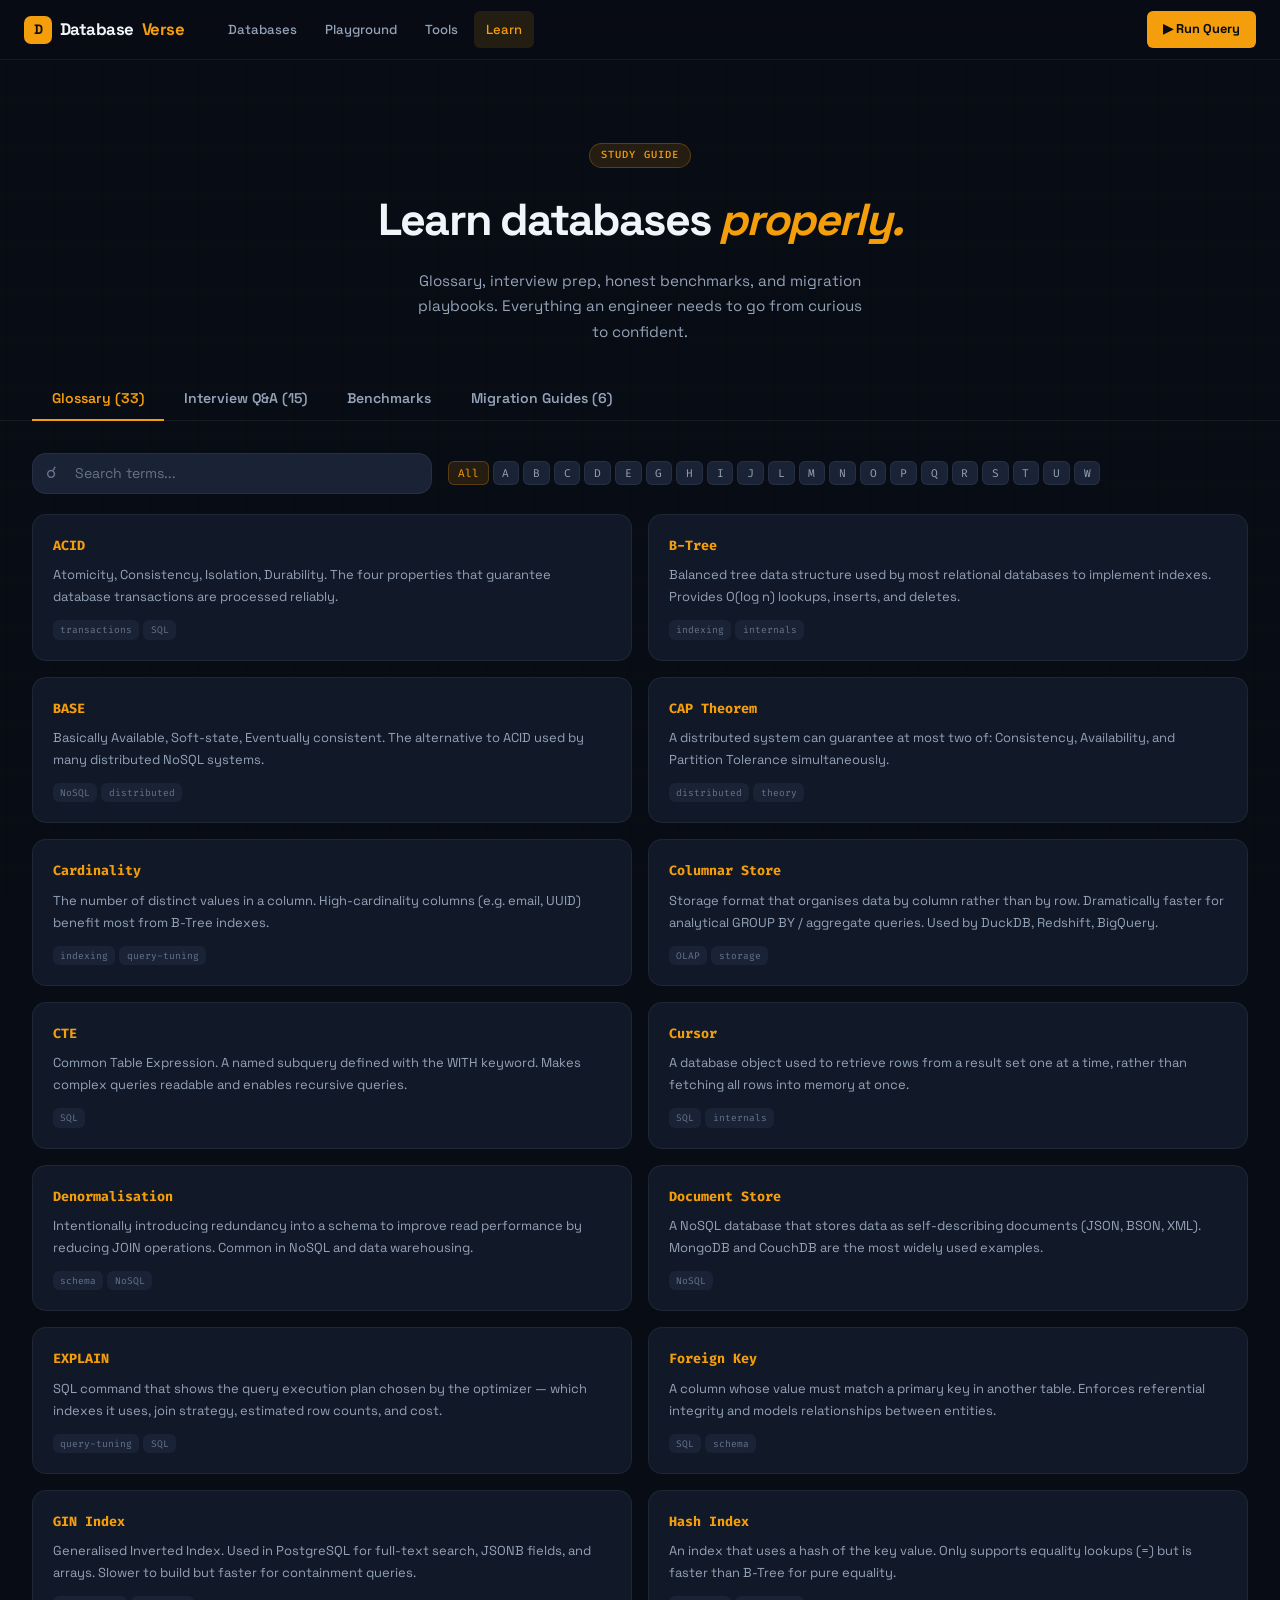
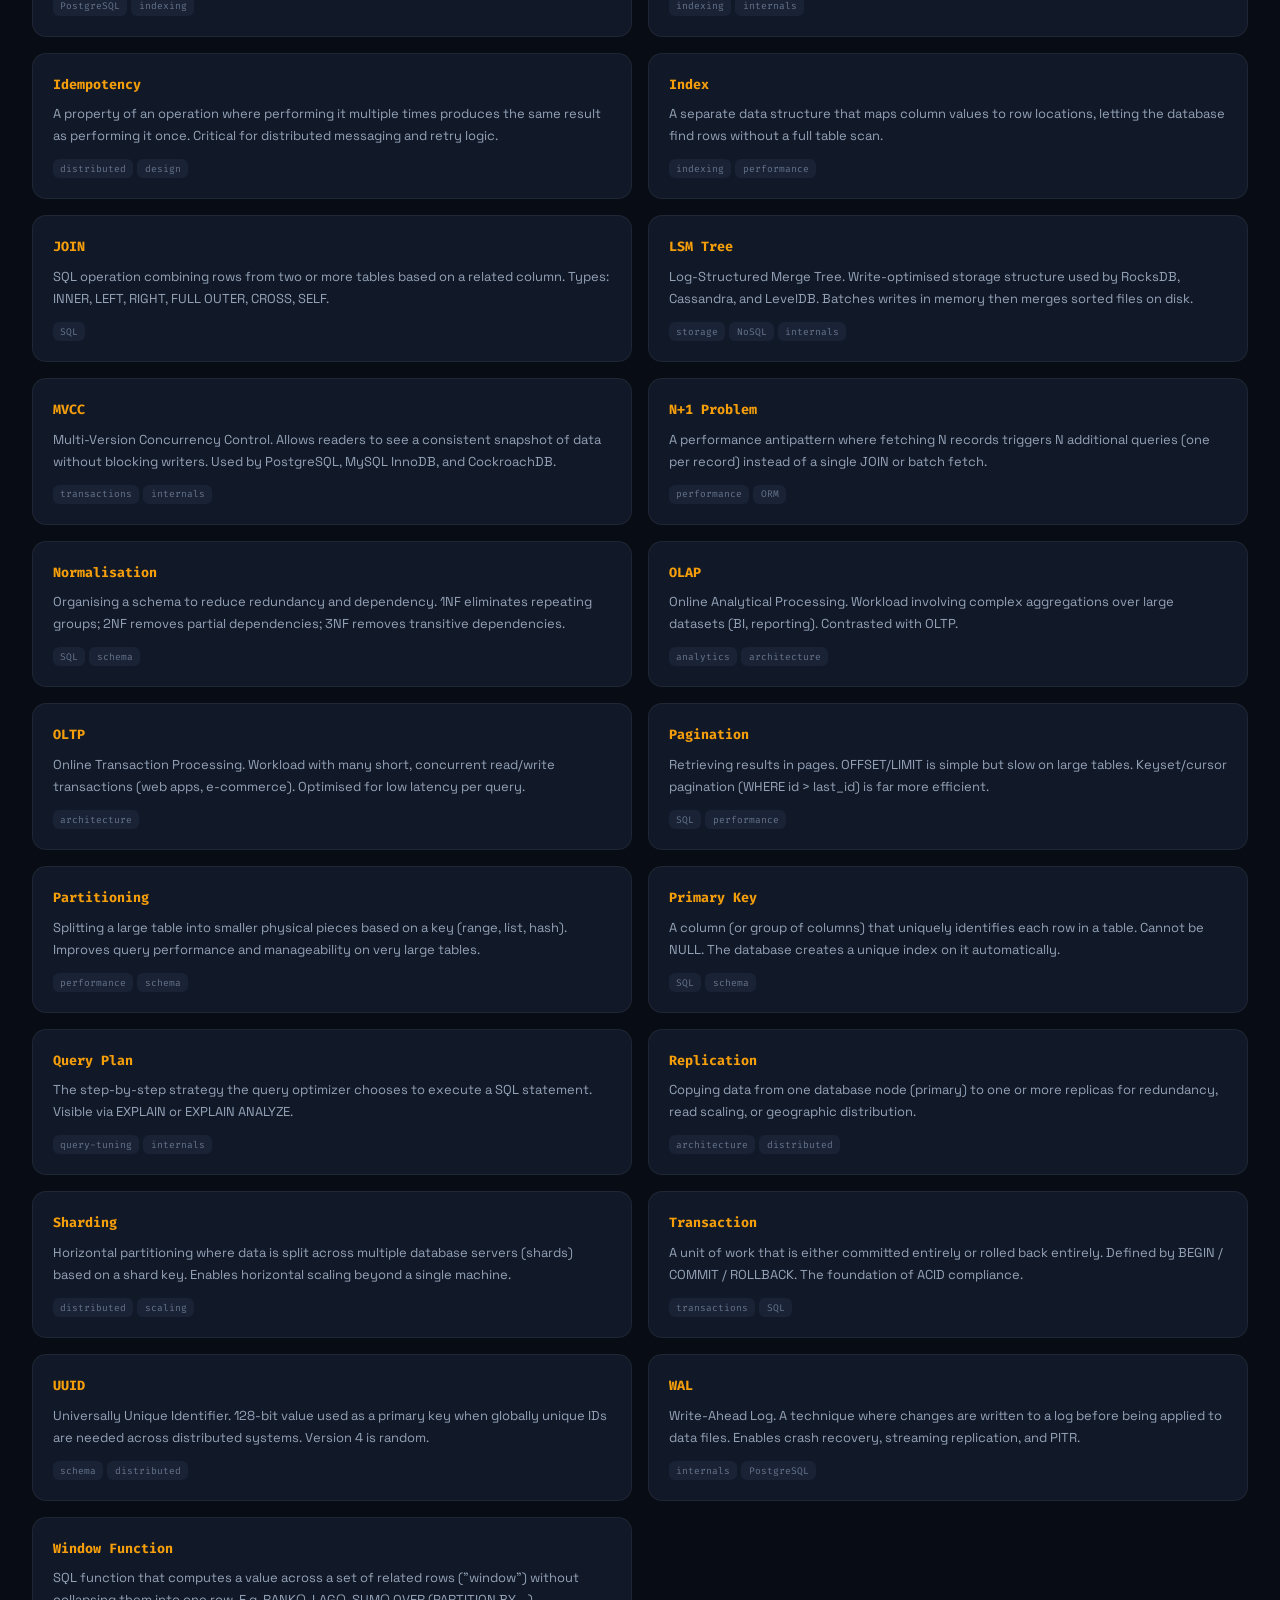
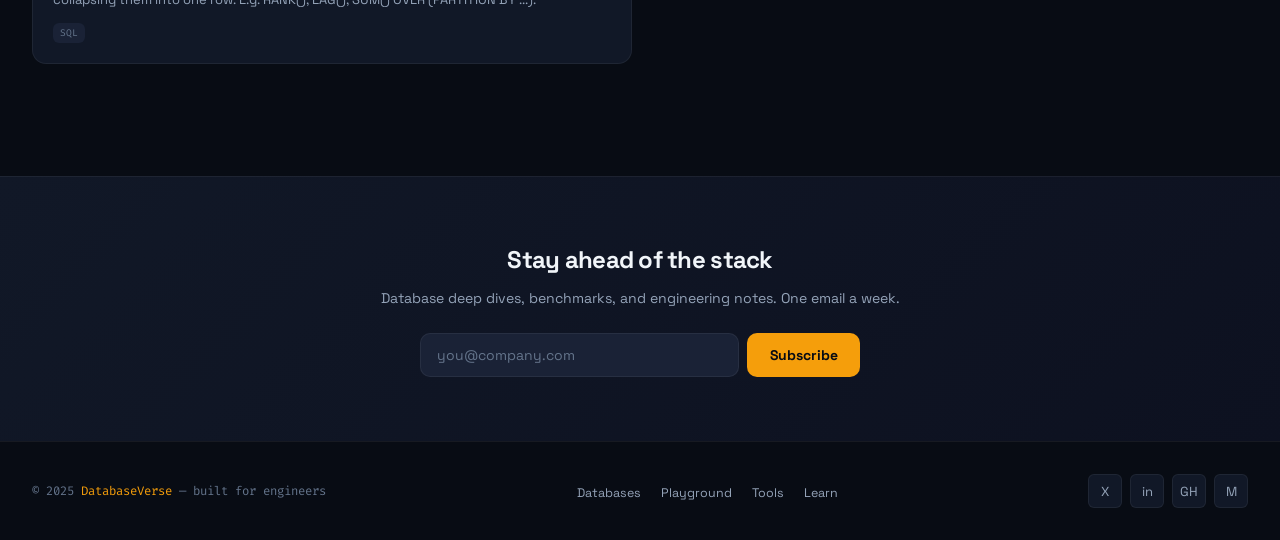
<file: learn.html>
<!DOCTYPE html>
<html lang="en">
<head>
  <meta charset="UTF-8" />
  <meta name="viewport" content="width=device-width, initial-scale=1.0" />
  <title>Learn Databases &mdash; Glossary, Interview Q&A, Benchmarks | DatabaseVerse</title>
  <meta name="description" content="33-term database glossary, 15 interview questions from easy to hard, performance benchmarks across 6 databases, and 6 step-by-step migration guides." />
  <link rel="canonical" href="https://www.databaseverse.com/learn.html" />
  <link rel="icon" href="favicon.svg" type="image/svg+xml" />
  <link rel="preconnect" href="https://fonts.googleapis.com" />
  <link rel="preconnect" href="https://fonts.gstatic.com" crossorigin />
  <link href="https://fonts.googleapis.com/css2?family=Space+Grotesk:wght@300;400;500;600;700&family=Fira+Code:wght@400;500;700&display=swap" rel="stylesheet" />
  <link rel="stylesheet" href="css/base.css" />
  <link rel="stylesheet" href="css/learn.css" />
  <script>
    /* Adobe Tags — dev on localhost, prod on databaseverse.com
       To switch: update the hostname check below or swap src values */
    (function () {
      var isProd = /^(www\.)?databaseverse\.com$/.test(location.hostname);
      var s = document.createElement('script');
      s.async = true;
      s.src = isProd
        ? 'https://assets.adobedtm.com/01296dd00565/a42dd287d8cf/launch-054eefbb1b75.min.js'
        : 'https://assets.adobedtm.com/01296dd00565/a42dd287d8cf/launch-f305d0022692-development.min.js';
      document.head.appendChild(s);
    })();
  </script>
</head>
<body>

<a href="#main-content" class="skip-link">Skip to content</a>

<nav class="site-nav" aria-label="Main navigation">
  <a class="nav-logo" href="index.html">
    <span class="logo-icon">D</span>
    <span class="logo-text-main">Database</span><span class="logo-text-dim">Verse</span>
  </a>
  <ul class="nav-links" id="navLinks" role="list">
    <li><a href="index.html">Databases</a></li>
    <li><a href="playground.html">Playground</a></li>
    <li><a href="tools.html">Tools</a></li>
    <li><a href="learn.html" class="active">Learn</a></li>
  </ul>
  <div class="nav-right">
    <a href="playground.html" class="nav-pill">&#9654; Run Query</a>
    <button class="nav-toggle" id="navToggle" aria-label="Toggle menu" aria-expanded="false">&#9776;</button>
  </div>
</nav>

<main class="page-wrap" id="main-content">

  <header class="learn-hero">
    <span class="section-label">Study Guide</span>
    <h1>Learn databases <em style="color:var(--amber)">properly.</em></h1>
    <p>Glossary, interview prep, honest benchmarks, and migration playbooks. Everything an engineer needs to go from curious to confident.</p>
  </header>

  <!-- LEARN TABS -->
  <div class="learn-tabs" role="tablist" aria-label="Learning sections">
    <button class="learn-tab active" data-section="sec-glossary" role="tab" aria-selected="true">Glossary (33)</button>
    <button class="learn-tab"        data-section="sec-iqa"      role="tab">Interview Q&amp;A (15)</button>
    <button class="learn-tab"        data-section="sec-bench"    role="tab">Benchmarks</button>
    <button class="learn-tab"        data-section="sec-migrate"  role="tab">Migration Guides (6)</button>
  </div>

  <!-- GLOSSARY -->
  <section class="learn-section active" id="sec-glossary" role="tabpanel" aria-label="Database glossary">
    <div class="glossary-topbar">
      <div class="glossary-search">
        <span class="glossary-search-icon" aria-hidden="true">&#9740;</span>
        <input type="search" id="glossarySearch" placeholder="Search terms..." aria-label="Search glossary" />
      </div>
      <div class="alpha-nav" role="group" aria-label="Filter by letter">
        <button class="alpha-btn active" data-letter="">All</button>
        <button class="alpha-btn" data-letter="A">A</button>
        <button class="alpha-btn" data-letter="B">B</button>
        <button class="alpha-btn" data-letter="C">C</button>
        <button class="alpha-btn" data-letter="D">D</button>
        <button class="alpha-btn" data-letter="E">E</button>
        <button class="alpha-btn" data-letter="G">G</button>
        <button class="alpha-btn" data-letter="H">H</button>
        <button class="alpha-btn" data-letter="I">I</button>
        <button class="alpha-btn" data-letter="J">J</button>
        <button class="alpha-btn" data-letter="L">L</button>
        <button class="alpha-btn" data-letter="M">M</button>
        <button class="alpha-btn" data-letter="N">N</button>
        <button class="alpha-btn" data-letter="O">O</button>
        <button class="alpha-btn" data-letter="P">P</button>
        <button class="alpha-btn" data-letter="Q">Q</button>
        <button class="alpha-btn" data-letter="R">R</button>
        <button class="alpha-btn" data-letter="S">S</button>
        <button class="alpha-btn" data-letter="T">T</button>
        <button class="alpha-btn" data-letter="U">U</button>
        <button class="alpha-btn" data-letter="W">W</button>
      </div>
    </div>
    <div class="glossary-grid" id="glossaryGrid" aria-live="polite"></div>
  </section>

  <!-- IQA -->
  <section class="learn-section" id="sec-iqa" role="tabpanel" aria-label="Interview questions">
    <div class="iqa-toolbar">
      <div class="iqa-filters" role="group" aria-label="Filter by difficulty">
        <button class="iqa-filter active" data-diff="">All (15)</button>
        <button class="iqa-filter" data-diff="easy">Easy (5)</button>
        <button class="iqa-filter" data-diff="medium">Medium (6)</button>
        <button class="iqa-filter" data-diff="hard">Hard (4)</button>
      </div>
      <input class="iqa-search" id="iqaSearch" type="search" placeholder="Search questions..." aria-label="Search interview questions" />
    </div>
    <div class="iqa-grid" id="iqaGrid" aria-live="polite"></div>
  </section>

  <!-- BENCHMARKS -->
  <section class="learn-section" id="sec-bench" role="tabpanel" aria-label="Performance benchmarks">
    <p style="color:var(--text-2);font-size:.82rem;margin-bottom:2rem;max-width:620px;line-height:1.7">
      These benchmarks are illustrative order-of-magnitude figures based on published vendor benchmarks and community testing. Actual performance depends heavily on hardware, configuration, query patterns, and data size. Always benchmark your own workload.
    </p>
    <div class="bench-grid" id="benchGrid"></div>
  </section>

  <!-- MIGRATIONS -->
  <section class="learn-section" id="sec-migrate" role="tabpanel" aria-label="Migration guides">
    <p style="color:var(--text-2);font-size:.82rem;margin-bottom:2rem;max-width:620px;line-height:1.7">
      Step-by-step migration playbooks. Each guide covers schema conversion, data export/import, query rewriting, and validation. Difficulty reflects typical engineering effort.
    </p>
    <div class="migration-grid" id="migrationGrid"></div>
  </section>

</main>

<section class="newsletter-strip">
  <h2>Stay ahead of the stack</h2>
  <p>Database deep dives, benchmarks, and engineering notes. One email a week.</p>
  <div class="newsletter-form">
    <input type="email" placeholder="you@company.com" aria-label="Email address" />
    <button type="button">Subscribe</button>
  </div>
</section>

<footer class="site-footer" role="contentinfo">
  <div class="footer-copy">&copy; 2025 <a href="index.html">DatabaseVerse</a> &mdash; built for engineers</div>
  <ul class="footer-nav" role="list">
    <li><a href="index.html">Databases</a></li>
    <li><a href="playground.html">Playground</a></li>
    <li><a href="tools.html">Tools</a></li>
    <li><a href="learn.html">Learn</a></li>
  </ul>
  <div class="footer-social">
    <a href="https://x.com/dhanushbangady" target="_blank" rel="noopener" aria-label="Twitter">X</a>
    <a href="https://www.linkedin.com/in/dhanush-kumar-609387221/" target="_blank" rel="noopener" aria-label="LinkedIn">in</a>
    <a href="https://github.com/DHANUSHKUMAR-19" target="_blank" rel="noopener" aria-label="GitHub">GH</a>
    <a href="https://medium.com/@dhanushkumar19" target="_blank" rel="noopener" aria-label="Medium">M</a>
  </div>
</footer>

<div id="toast" role="status" aria-live="polite">
  <span class="toast-icon">&#10003;</span>
  <span class="toast-msg"></span>
</div>

<script type="module" src="./js/datalayer.js"></script>
<script type="module">
  import { initNav, initNewsletter } from './js/nav.js';
  import { initLearn } from './js/learn.js';
  initNav();
  initNewsletter();
  initLearn();
</script>
</body>
</html>
</file>
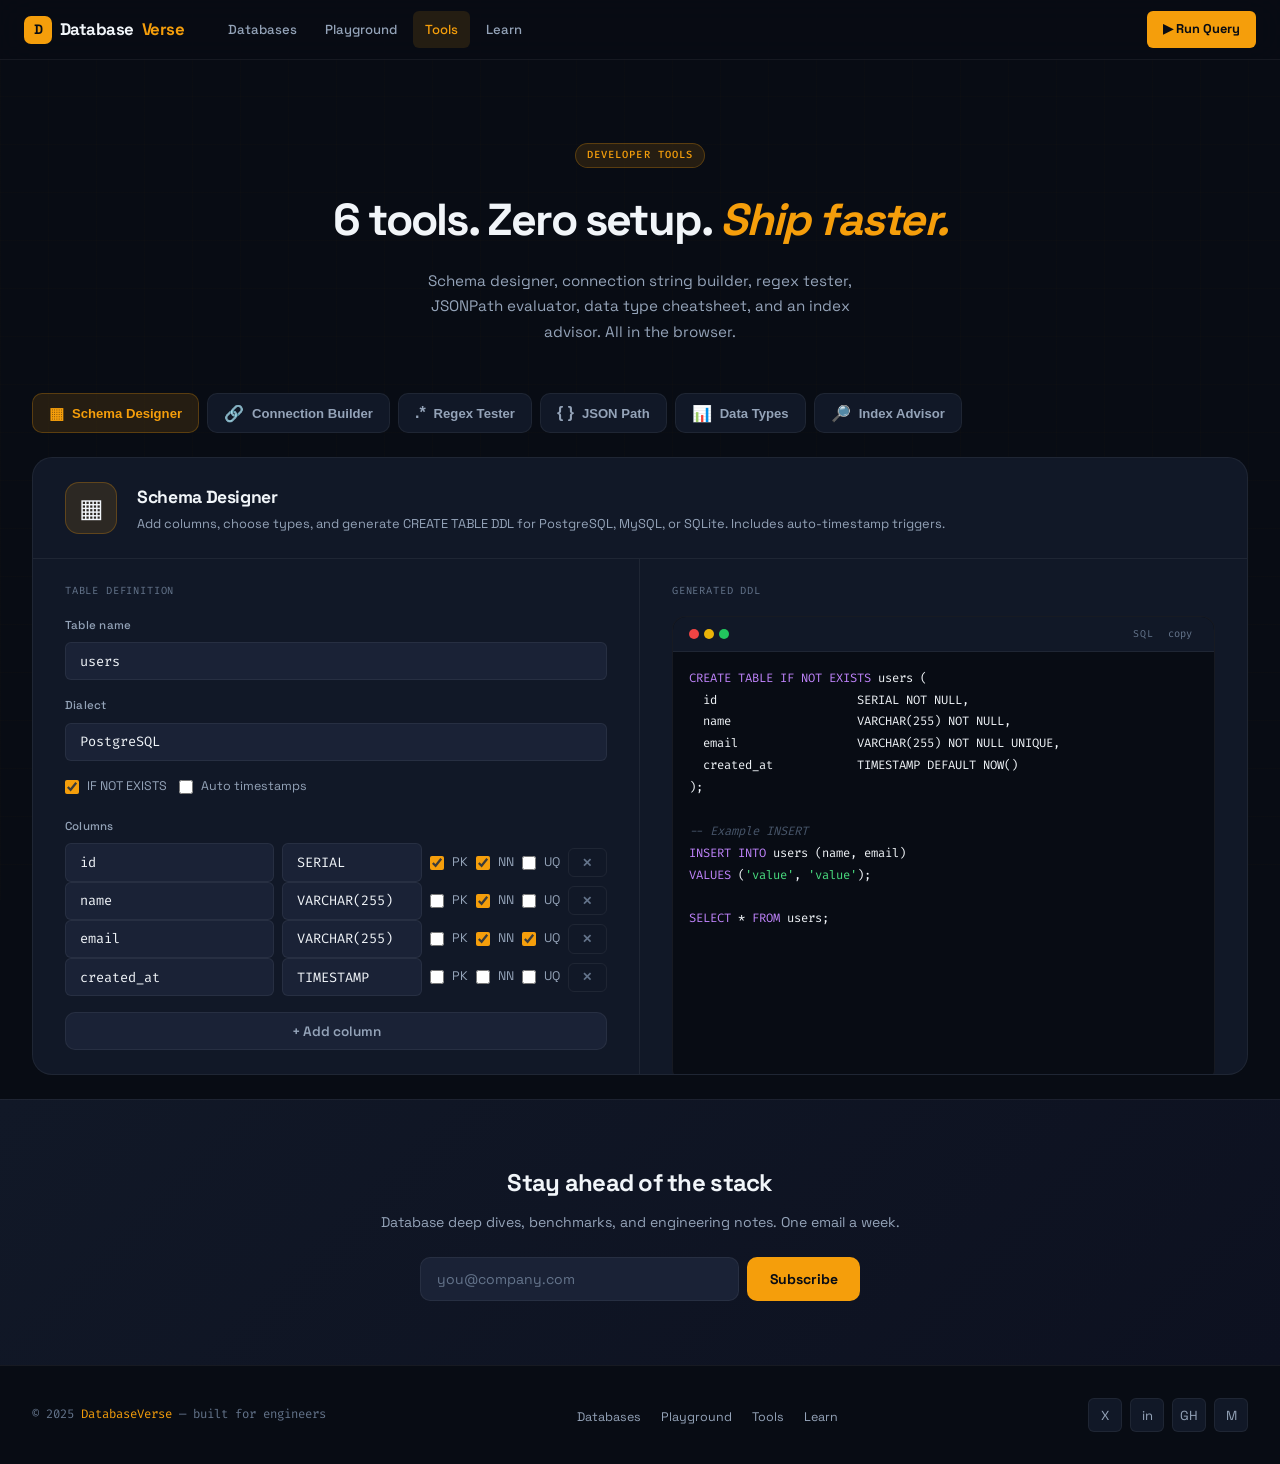
<file: tools.html>
<!DOCTYPE html>
<html lang="en">
<head>
  <meta charset="UTF-8" />
  <meta name="viewport" content="width=device-width, initial-scale=1.0" />
  <title>Developer Tools &mdash; Schema, Regex, JSONPath, Index Advisor | DatabaseVerse</title>
  <meta name="description" content="6 free database developer tools: Schema Designer with DDL generation, Connection String Builder, Regex Tester, JSON Path Evaluator, Data Type Cheatsheet, and Index Advisor." />
  <link rel="canonical" href="https://www.databaseverse.com/tools.html" />
  <link rel="icon" href="favicon.svg" type="image/svg+xml" />
  <link rel="preconnect" href="https://fonts.googleapis.com" />
  <link rel="preconnect" href="https://fonts.gstatic.com" crossorigin />
  <link href="https://fonts.googleapis.com/css2?family=Space+Grotesk:wght@300;400;500;600;700&family=Fira+Code:wght@400;500;700&display=swap" rel="stylesheet" />
  <link rel="stylesheet" href="css/base.css" />
  <link rel="stylesheet" href="css/tools.css" />
  <script>
    /* Adobe Tags — dev on localhost, prod on databaseverse.com
       To switch: update the hostname check below or swap src values */
    (function () {
      var isProd = /^(www\.)?databaseverse\.com$/.test(location.hostname);
      var s = document.createElement('script');
      s.async = true;
      s.src = isProd
        ? 'https://assets.adobedtm.com/01296dd00565/a42dd287d8cf/launch-054eefbb1b75.min.js'
        : 'https://assets.adobedtm.com/01296dd00565/a42dd287d8cf/launch-f305d0022692-development.min.js';
      document.head.appendChild(s);
    })();
  </script>
</head>
<body>

<a href="#main-content" class="skip-link">Skip to content</a>

<nav class="site-nav" aria-label="Main navigation">
  <a class="nav-logo" href="index.html">
    <span class="logo-icon">D</span>
    <span class="logo-text-main">Database</span><span class="logo-text-dim">Verse</span>
  </a>
  <ul class="nav-links" id="navLinks" role="list">
    <li><a href="index.html">Databases</a></li>
    <li><a href="playground.html">Playground</a></li>
    <li><a href="tools.html" class="active">Tools</a></li>
    <li><a href="learn.html">Learn</a></li>
  </ul>
  <div class="nav-right">
    <a href="playground.html" class="nav-pill">&#9654; Run Query</a>
    <button class="nav-toggle" id="navToggle" aria-label="Toggle menu" aria-expanded="false">&#9776;</button>
  </div>
</nav>

<main class="page-wrap" id="main-content">

  <header class="tools-hero">
    <span class="section-label">Developer Tools</span>
    <h1>6 tools. Zero setup. <em style="color:var(--amber)">Ship faster.</em></h1>
    <p>Schema designer, connection string builder, regex tester, JSONPath evaluator, data type cheatsheet, and an index advisor. All in the browser.</p>
  </header>

  <!-- TOOL NAV -->
  <div class="tool-nav" role="tablist" aria-label="Developer tools">
    <button class="tool-nav-btn active" data-tool="tool-schema"    role="tab" aria-selected="true">
      <span class="tool-nav-icon">&#9638;</span> Schema Designer
    </button>
    <button class="tool-nav-btn" data-tool="tool-connstr"  role="tab">
      <span class="tool-nav-icon">&#128279;</span> Connection Builder
    </button>
    <button class="tool-nav-btn" data-tool="tool-regex"    role="tab">
      <span class="tool-nav-icon">.*</span> Regex Tester
    </button>
    <button class="tool-nav-btn" data-tool="tool-jsonpath" role="tab">
      <span class="tool-nav-icon">{ }</span> JSON Path
    </button>
    <button class="tool-nav-btn" data-tool="tool-datatypes" role="tab">
      <span class="tool-nav-icon">&#128202;</span> Data Types
    </button>
    <button class="tool-nav-btn" data-tool="tool-indexadv" role="tab">
      <span class="tool-nav-icon">&#128270;</span> Index Advisor
    </button>
  </div>

  <!-- ── 1. SCHEMA DESIGNER ── -->
  <div class="tool-panel active" id="tool-schema" role="tabpanel">
    <div class="tool-card">
      <div class="tool-head">
        <div class="tool-head-icon">&#9638;</div>
        <div>
          <h2>Schema Designer</h2>
          <p>Add columns, choose types, and generate CREATE TABLE DDL for PostgreSQL, MySQL, or SQLite. Includes auto-timestamp triggers.</p>
        </div>
      </div>
      <div class="tool-body">
        <div class="tool-col">
          <div class="tool-col-title">Table definition</div>
          <label class="field-label">Table name</label>
          <input class="field-input" id="schTable" type="text" value="users" placeholder="table_name" style="margin-bottom:1rem" />

          <label class="field-label">Dialect</label>
          <select class="field-select" id="schDialect" style="margin-bottom:1rem">
            <option value="postgres">PostgreSQL</option>
            <option value="mysql">MySQL</option>
            <option value="sqlite">SQLite</option>
          </select>

          <div class="schema-checks" style="margin-bottom:1.25rem">
            <label class="schema-check"><input type="checkbox" id="schIne" checked onchange="window.genDDL()"> IF NOT EXISTS</label>
            <label class="schema-check"><input type="checkbox" id="schTs"  onchange=""> Auto timestamps</label>
          </div>

          <label class="field-label">Columns</label>
          <div id="schFields" style="margin-bottom:1rem"></div>

          <button class="btn btn-md btn-ghost" onclick="window.addField()" style="width:100%">+ Add column</button>
        </div>

        <div class="tool-col">
          <div class="tool-col-title">Generated DDL</div>
          <div class="code-pane" style="height:100%;min-height:320px">
            <div class="code-pane-bar">
              <div class="code-pane-dots"><span class="dot-r"></span><span class="dot-y"></span><span class="dot-g"></span></div>
              <span class="code-pane-lang">SQL</span>
              <button class="code-pane-copy" id="copyDDLBtn" onclick="window.copyDDL()">copy</button>
            </div>
            <div class="code-pane-body" id="schemaOutput"></div>
          </div>
        </div>
      </div>
    </div>
  </div>

  <!-- ── 2. CONNECTION STRING BUILDER ── -->
  <div class="tool-panel" id="tool-connstr" role="tabpanel">
    <div class="tool-card">
      <div class="tool-head">
        <div class="tool-head-icon">&#128279;</div>
        <div>
          <h2>Connection String Builder</h2>
          <p>Generate connection strings and framework code snippets for PostgreSQL, MySQL, MongoDB, Redis, and SQL Server.</p>
        </div>
      </div>
      <div class="tool-body">
        <div class="tool-col">
          <div class="tool-col-title">Connection details</div>
          <div class="conn-form">
            <div>
              <label class="field-label">Database</label>
              <select class="field-select" id="connDB">
                <option value="postgres">PostgreSQL</option>
                <option value="mysql">MySQL</option>
                <option value="mongodb">MongoDB</option>
                <option value="redis">Redis</option>
                <option value="mssql">SQL Server</option>
              </select>
            </div>
            <div class="conn-row">
              <div style="flex:1">
                <label class="field-label">Host</label>
                <input class="field-input" id="connHost" type="text" value="localhost" />
              </div>
              <div class="conn-port">
                <label class="field-label">Port</label>
                <input class="field-input" id="connPort" type="text" value="5432" />
              </div>
            </div>
            <div>
              <label class="field-label">Database name</label>
              <input class="field-input" id="connName" type="text" value="mydb" />
            </div>
            <div class="conn-row">
              <div style="flex:1">
                <label class="field-label">Username</label>
                <input class="field-input" id="connUser" type="text" value="postgres" />
              </div>
              <div style="flex:1">
                <label class="field-label">Password</label>
                <input class="field-input" id="connPass" type="password" value="password" />
              </div>
            </div>
            <label class="schema-check"><input type="checkbox" id="connSSL"> Enable SSL / TLS</label>
          </div>
        </div>

        <div class="tool-col">
          <div class="tool-col-title">Connection string</div>
          <div class="conn-display" id="connDisplay" aria-live="polite"></div>
          <button class="btn btn-sm btn-ghost" onclick="window.copyConn()" style="margin-top:.75rem">Copy string</button>
          <div class="conn-snippets" id="connSnippets"></div>
        </div>
      </div>
    </div>
  </div>

  <!-- ── 3. REGEX TESTER ── -->
  <div class="tool-panel" id="tool-regex" role="tabpanel">
    <div class="tool-card">
      <div class="tool-head">
        <div class="tool-head-icon">.*</div>
        <div>
          <h2>Regex Tester</h2>
          <p>Live regex matching with syntax highlighting, match list, and flag support. Common presets included.</p>
        </div>
      </div>
      <div class="tool-body">
        <div class="tool-col">
          <div class="tool-col-title">Pattern</div>
          <div class="regex-input-wrap" style="margin-bottom:1rem">
            <span class="regex-slash">/</span>
            <input class="regex-main" id="regexPattern" type="text" placeholder="[A-Z]\w+" aria-label="Regex pattern" spellcheck="false" />
            <span class="regex-slash">/</span>
            <input class="regex-flags" id="regexFlags" type="text" value="g" maxlength="6" aria-label="Regex flags" spellcheck="false" />
          </div>

          <div class="tool-col-title">Common presets</div>
          <div class="regex-presets">
            <button class="btn btn-sm btn-ghost" onclick="window.setRegex('[a-zA-Z0-9._%+\\-]+@[a-zA-Z0-9.\\-]+\\.[a-zA-Z]{2,}','g')">Email</button>
            <button class="btn btn-sm btn-ghost" onclick="window.setRegex('https?:\\/\\/[\\w\\-]+(\\.[\\w\\-]+)+([\\w\\-.,@?^=%&:/~+#]*[\\w\\-@?^=%&/~+#])?','g')">URL</button>
            <button class="btn btn-sm btn-ghost" onclick="window.setRegex('^\\+?[1-9]\\d{1,14}$','g')">Phone (E.164)</button>
            <button class="btn btn-sm btn-ghost" onclick="window.setRegex('[0-9a-fA-F]{8}-[0-9a-fA-F]{4}-[0-9a-fA-F]{4}-[0-9a-fA-F]{4}-[0-9a-fA-F]{12}','g')">UUID</button>
            <button class="btn btn-sm btn-ghost" onclick="window.setRegex('\\b(?:(?:25[0-5]|2[0-4][0-9]|[01]?[0-9][0-9]?)\\.){3}(?:25[0-5]|2[0-4][0-9]|[01]?[0-9][0-9]?)\\b','g')">IP v4</button>
            <button class="btn btn-sm btn-ghost" onclick="window.setRegex('SELECT.*FROM\\s+(\\w+)','gi')">SQL SELECT</button>
          </div>

          <div class="tool-col-title">Match list</div>
          <div class="regex-list" id="regexMatches" aria-live="polite"></div>
          <div class="regex-stats" id="regexStats" aria-live="polite"></div>
        </div>

        <div class="tool-col">
          <div class="tool-col-title">Test string (matches highlighted live)</div>
          <textarea
            class="field-textarea"
            id="regexTest"
            rows="6"
            spellcheck="false"
            placeholder="Paste or type your test string here..."
            style="margin-bottom:1rem;font-family:var(--font-mono)"
          >alice@example.com, bob@corp.io
Visit https://databaseverse.com for more
UUID: f47ac10b-58cc-4372-a567-0e02b2c3d479
SELECT name FROM users WHERE id = 42;</textarea>
          <div class="tool-col-title">Live highlight</div>
          <div class="regex-test" id="regexHighlight" aria-live="polite"></div>
        </div>
      </div>
    </div>
  </div>

  <!-- ── 4. JSON PATH ── -->
  <div class="tool-panel" id="tool-jsonpath" role="tabpanel">
    <div class="tool-card">
      <div class="tool-head">
        <div class="tool-head-icon">{ }</div>
        <div>
          <h2>JSON Path Evaluator</h2>
          <p>Evaluate JSONPath expressions with wildcard, filter, deep scan, and array slice support.</p>
        </div>
      </div>
      <div class="tool-body">
        <div class="tool-col">
          <div class="tool-col-title">JSON input</div>
          <textarea
            class="field-textarea"
            id="jsonInput"
            rows="14"
            spellcheck="false"
            style="font-family:var(--font-mono);font-size:.76rem;margin-bottom:1rem"
          ></textarea>
          <div class="json-path-bar">
            <label class="field-label" style="margin:0;width:90px;flex-shrink:0">JSONPath</label>
            <input class="field-input" id="jsonPath" type="text" placeholder="$.users[*].name" style="font-family:var(--font-mono)" aria-label="JSONPath expression" spellcheck="false" />
          </div>
          <div class="json-path-presets">
            <button class="btn btn-sm btn-ghost" onclick="window.setJsonPath('$')">$ (root)</button>
            <button class="btn btn-sm btn-ghost" onclick="window.setJsonPath('$.users[*].name')">All names</button>
            <button class="btn btn-sm btn-ghost" onclick="window.setJsonPath('$.users[0]')">First user</button>
            <button class="btn btn-sm btn-ghost" onclick="window.setJsonPath('$.users[?(@.role==&quot;admin&quot;)]')">Admins only</button>
            <button class="btn btn-sm btn-ghost" onclick="window.setJsonPath('$.users[*].scores[-1:]')">Last score</button>
            <button class="btn btn-sm btn-ghost" onclick="window.setJsonPath('$..scores')">Deep: scores</button>
            <button class="btn btn-sm btn-ghost" onclick="window.setJsonPath('$.meta')">Meta</button>
          </div>
        </div>

        <div class="tool-col">
          <div class="tool-col-title">Highlighted JSON</div>
          <div class="json-ta" id="jsonDisplay" aria-live="polite"></div>
          <div class="tool-col-title" style="margin-top:1.25rem">Result</div>
          <div class="json-result" id="jsonPathResult" aria-live="polite"></div>
        </div>
      </div>
    </div>
  </div>

  <!-- ── 5. DATA TYPES ── -->
  <div class="tool-panel" id="tool-datatypes" role="tabpanel">
    <div class="tool-card">
      <div class="tool-head">
        <div class="tool-head-icon">&#128202;</div>
        <div>
          <h2>Data Type Cheatsheet</h2>
          <p>Range, storage size, and notes for every data type in PostgreSQL, MySQL, and SQLite.</p>
        </div>
      </div>
      <div class="tool-body single">
        <div class="tool-col">
          <div class="dt-tabs" role="tablist" aria-label="Database dialect">
            <button class="dt-tab active" data-dialect="postgres" role="tab">PostgreSQL</button>
            <button class="dt-tab"        data-dialect="mysql"    role="tab">MySQL</button>
            <button class="dt-tab"        data-dialect="sqlite"   role="tab">SQLite</button>
          </div>
          <div id="dtTable" aria-live="polite"></div>
        </div>
      </div>
    </div>
  </div>

  <!-- ── 6. INDEX ADVISOR ── -->
  <div class="tool-panel" id="tool-indexadv" role="tabpanel">
    <div class="tool-card">
      <div class="tool-head">
        <div class="tool-head-icon">&#128270;</div>
        <div>
          <h2>Index Advisor</h2>
          <p>Paste a SQL query and get index recommendations, anti-pattern warnings, and covering index suggestions.</p>
        </div>
      </div>
      <div class="tool-body">
        <div class="tool-col">
          <div class="advisor-form">
            <div>
              <label class="field-label">SQL query</label>
              <textarea
                class="field-textarea"
                id="advQuery"
                rows="8"
                spellcheck="false"
                placeholder="SELECT u.name, COUNT(o.id)&#10;FROM users u&#10;LEFT JOIN orders o ON o.user_id = u.id&#10;WHERE u.country = 'US'&#10;ORDER BY u.name;"
                style="font-family:var(--font-mono)"
              ></textarea>
            </div>
            <div style="display:grid;grid-template-columns:1fr 1fr;gap:1rem">
              <div>
                <label class="field-label">Table name (for generated SQL)</label>
                <input class="field-input" id="advTable" type="text" value="users" />
              </div>
              <div>
                <label class="field-label">Dialect</label>
                <select class="field-select" id="advDialect">
                  <option value="postgres">PostgreSQL</option>
                  <option value="mysql">MySQL</option>
                  <option value="sqlite">SQLite</option>
                </select>
              </div>
            </div>
            <button class="btn btn-md btn-amber" id="advBtn">&#128270; Analyze Query</button>
          </div>
        </div>

        <div class="tool-col">
          <div class="tool-col-title">Recommendations</div>
          <div class="advisor-result" id="advResult" aria-live="polite">
            <div style="color:var(--text-3);font-family:var(--font-mono);font-size:.78rem">Paste a SQL query and click Analyze.</div>
          </div>
        </div>
      </div>
    </div>
  </div>

</main>

<section class="newsletter-strip">
  <h2>Stay ahead of the stack</h2>
  <p>Database deep dives, benchmarks, and engineering notes. One email a week.</p>
  <div class="newsletter-form">
    <input type="email" placeholder="you@company.com" aria-label="Email address" />
    <button type="button">Subscribe</button>
  </div>
</section>

<footer class="site-footer" role="contentinfo">
  <div class="footer-copy">&copy; 2025 <a href="index.html">DatabaseVerse</a> &mdash; built for engineers</div>
  <ul class="footer-nav" role="list">
    <li><a href="index.html">Databases</a></li>
    <li><a href="playground.html">Playground</a></li>
    <li><a href="tools.html">Tools</a></li>
    <li><a href="learn.html">Learn</a></li>
  </ul>
  <div class="footer-social">
    <a href="https://x.com/dhanushbangady" target="_blank" rel="noopener" aria-label="Twitter">X</a>
    <a href="https://www.linkedin.com/in/dhanush-kumar-609387221/" target="_blank" rel="noopener" aria-label="LinkedIn">in</a>
    <a href="https://github.com/DHANUSHKUMAR-19" target="_blank" rel="noopener" aria-label="GitHub">GH</a>
    <a href="https://medium.com/@dhanushkumar19" target="_blank" rel="noopener" aria-label="Medium">M</a>
  </div>
</footer>

<div id="toast" role="status" aria-live="polite">
  <span class="toast-icon">&#10003;</span>
  <span class="toast-msg"></span>
</div>

<script type="module" src="./js/datalayer.js"></script>
<script type="module">
  import { initNav, initNewsletter } from './js/nav.js';
  import { initToolNav, initSchemaDesigner, initConnBuilder, initRegexTester, initJsonPath, initDataTypes, initIndexAdvisor } from './js/tools.js';
  initNav();
  initNewsletter();
  initToolNav();
  initSchemaDesigner();
  initConnBuilder();
  initRegexTester();
  initJsonPath();
  initDataTypes();
  initIndexAdvisor();
</script>
</body>
</html>
</file>
<file: css/base.css>
/* ═══════════════════════════════════════════════════
   DatabaseVerse — base.css
   Reset · Nav · Footer · Shared components
   ═══════════════════════════════════════════════════ */
@import url('tokens.css');

/* ── Reset ── */
*,*::before,*::after { box-sizing:border-box; margin:0; padding:0; }
html { font-size:16px; scroll-behavior:smooth; }
body {
  background:var(--bg);
  color:var(--text);
  font-family:var(--font-body);
  line-height:1.6;
  overflow-x:hidden;
  min-height:100vh;
  -webkit-font-smoothing:antialiased;
}

/* ── Scrollbar ── */
::-webkit-scrollbar              { width:5px; height:5px; }
::-webkit-scrollbar-track        { background:var(--bg-1); }
::-webkit-scrollbar-thumb        { background:var(--bg-5); border-radius:3px; }
::-webkit-scrollbar-thumb:hover  { background:var(--text-3); }

/* ── Focus ── */
:focus-visible { outline:2px solid var(--amber); outline-offset:3px; border-radius:var(--r-sm); }

/* ── Skip link ── */
.skip-link {
  position:absolute; left:-9999px; top:var(--s-4); z-index:999;
  background:var(--amber); color:var(--bg); padding:var(--s-2) var(--s-4);
  border-radius:var(--r-sm); font-size:0.85rem; font-weight:700;
}
.skip-link:focus { left:var(--s-4); }

/* ── Background grid texture ── */
body::before {
  content:''; position:fixed; inset:0; z-index:0; pointer-events:none;
  background-image:
    linear-gradient(rgba(245,158,11,0.015) 1px, transparent 1px),
    linear-gradient(90deg, rgba(245,158,11,0.015) 1px, transparent 1px);
  background-size:48px 48px;
}

/* ── NAV ── */
.site-nav {
  position:fixed; top:0; left:0; right:0; z-index:200;
  height:var(--nav-h);
  background:rgba(8,12,20,0.88);
  backdrop-filter:blur(20px);
  -webkit-backdrop-filter:blur(20px);
  border-bottom:1px solid var(--border);
  display:flex; align-items:center; padding:0 var(--s-6);
  gap:var(--s-4);
}

.nav-logo {
  font-family:var(--font-display); font-size:1.05rem; font-weight:700;
  color:var(--text); letter-spacing:-0.03em; text-decoration:none;
  display:flex; align-items:center; gap:var(--s-2); flex-shrink:0;
}
.nav-logo .logo-icon {
  width:28px; height:28px;
  background:var(--amber); border-radius:7px;
  display:flex; align-items:center; justify-content:center;
  font-size:0.85rem; font-weight:900; color:var(--bg);
  flex-shrink:0; letter-spacing:0;
}
.nav-logo .logo-text-main { color:var(--text); }
.nav-logo .logo-text-dim  { color:var(--amber); }

.nav-links {
  display:flex; gap:var(--s-1); list-style:none;
  margin-left:var(--s-4); overflow-x:auto; scrollbar-width:none;
}
.nav-links::-webkit-scrollbar { display:none; }
.nav-links a {
  display:block; padding:var(--s-2) var(--s-3);
  font-size:0.82rem; font-weight:500; color:var(--text-2);
  text-decoration:none; border-radius:var(--r-sm);
  transition:color var(--t), background var(--t); white-space:nowrap;
}
.nav-links a:hover  { color:var(--text);  background:var(--bg-3); }
.nav-links a.active { color:var(--amber); background:var(--amber-pale); }

.nav-right { display:flex; gap:var(--s-2); align-items:center; margin-left:auto; flex-shrink:0; }

.nav-pill {
  display:flex; align-items:center; gap:var(--s-1);
  background:var(--amber); color:var(--bg); border:none;
  border-radius:var(--r-sm); padding:var(--s-2) var(--s-4);
  font-size:0.8rem; font-weight:700; cursor:pointer;
  text-decoration:none; white-space:nowrap; font-family:var(--font-body);
  transition:background var(--t), transform var(--t);
}
.nav-pill:hover { background:#fbbf24; transform:translateY(-1px); }

.nav-toggle {
  display:none; background:none; border:1px solid var(--border-2);
  border-radius:var(--r-sm); color:var(--text-2);
  padding:var(--s-2) var(--s-3); cursor:pointer; font-size:1rem; line-height:1;
}

@media(max-width:860px) {
  .nav-links {
    display:none; flex-direction:column; position:absolute;
    top:var(--nav-h); left:0; right:0; background:var(--bg-1);
    border-bottom:1px solid var(--border); padding:var(--s-3) var(--s-4);
    gap:var(--s-1); z-index:199;
  }
  .nav-links.open { display:flex; }
  .nav-toggle { display:flex; align-items:center; }
}

/* ── PAGE WRAP ── */
.page-wrap { position:relative; z-index:1; padding-top:var(--nav-h); min-height:100vh; }

/* ── SECTION CONTAINER ── */
.container { max-width:1280px; margin:0 auto; padding:0 var(--s-8); }
@media(max-width:640px) { .container { padding:0 var(--s-4); } }

.section { padding:var(--s-20) 0; }
.section.compact { padding:var(--s-12) 0; }

.section-label {
  display:inline-block; font-family:var(--font-mono);
  font-size:0.65rem; font-weight:500;
  color:var(--amber); background:var(--amber-pale);
  border:1px solid var(--border-amb);
  padding:0.2rem 0.7rem; border-radius:100px;
  letter-spacing:0.1em; text-transform:uppercase; margin-bottom:var(--s-4);
}

.section-title {
  font-family:var(--font-display);
  font-size:clamp(1.6rem,2.8vw,2.2rem);
  font-weight:700; letter-spacing:-0.035em; line-height:1.15;
  margin-bottom:var(--s-3);
}

.section-sub {
  font-size:0.9rem; color:var(--text-2); line-height:1.7;
  max-width:520px;
}

/* ── BUTTONS ── */
.btn {
  display:inline-flex; align-items:center; justify-content:center;
  gap:var(--s-2); border:none; border-radius:var(--r-md);
  cursor:pointer; text-decoration:none; white-space:nowrap;
  font-family:var(--font-body); font-weight:600;
  transition:all var(--t);
}
.btn-sm  { font-size:0.75rem; padding:0.35rem 0.85rem; border-radius:var(--r-sm); }
.btn-md  { font-size:0.85rem; padding:0.6rem 1.2rem; }
.btn-lg  { font-size:0.95rem; padding:0.75rem 1.6rem; border-radius:var(--r-lg); }

.btn-amber  { background:var(--amber); color:var(--bg); }
.btn-amber:hover { background:#fbbf24; transform:translateY(-1px); box-shadow:var(--shadow-amb); }

.btn-teal   { background:var(--teal); color:var(--bg); }
.btn-teal:hover { background:#2dd4bf; }

.btn-ghost  { background:var(--bg-3); color:var(--text-2); border:1px solid var(--border); }
.btn-ghost:hover { border-color:var(--border-amb); color:var(--amber); background:var(--bg-4); }

.btn-danger { background:none; color:var(--text-3); border:1px solid var(--border); }
.btn-danger:hover { color:var(--red); border-color:var(--red-pale); }

/* ── INPUTS ── */
.field-label { display:block; font-size:0.72rem; color:var(--text-2); margin-bottom:var(--s-2); font-weight:500; letter-spacing:0.02em; }
.field-input, .field-select, .field-textarea {
  width:100%; background:var(--bg-3); border:1px solid var(--border);
  border-radius:var(--r-sm); padding:0.6rem 0.9rem;
  font-size:0.85rem; font-family:var(--font-mono); color:var(--text);
  outline:none; transition:border-color var(--t), box-shadow var(--t);
}
.field-input:focus, .field-select:focus, .field-textarea:focus {
  border-color:var(--amber-dim); box-shadow:0 0 0 3px var(--amber-pale);
}
.field-input::placeholder, .field-textarea::placeholder { color:var(--text-4); }
.field-select { appearance:none; cursor:pointer; }

/* ── CODE TOKENS ── */
.t-kw  { color:#c084fc; }
.t-fn  { color:#60a5fa; }
.t-str { color:#4ade80; }
.t-num { color:#fb923c; }
.t-cm  { color:#475569; font-style:italic; }
.t-key { color:#f87171; }
.t-op  { color:#94a3b8; }
.t-tp  { color:#2dd4bf; }

/* ── BADGE ── */
.badge {
  display:inline-block; font-family:var(--font-mono);
  font-size:0.58rem; padding:0.18rem 0.55rem;
  border-radius:100px; font-weight:600;
  letter-spacing:0.06em; text-transform:uppercase;
}
.badge-sql        { background:var(--green-pale);  color:var(--green);  }
.badge-nosql      { background:var(--purple-pale); color:var(--purple); }
.badge-graph      { background:var(--amber-pale);  color:var(--amber);  }
.badge-vector     { background:var(--blue-pale);   color:var(--blue);   }
.badge-timeseries { background:var(--red-pale);    color:var(--red);    }
.badge-newsql     { background:var(--teal-pale);   color:var(--teal);   }
.badge-embedded   { background:var(--orange-pale); color:var(--orange); }
.badge-easy       { background:var(--green-pale);  color:var(--green);  }
.badge-med        { background:var(--orange-pale); color:var(--orange); }
.badge-hard       { background:var(--red-pale);    color:var(--red);    }

/* ── CODE PANE ── */
.code-pane {
  background:var(--bg); border:1px solid var(--border);
  border-radius:var(--r-lg); overflow:hidden;
}
.code-pane-bar {
  display:flex; align-items:center; gap:var(--s-2);
  padding:var(--s-2) var(--s-4); background:var(--bg-2);
  border-bottom:1px solid var(--border);
}
.code-pane-dots { display:flex; gap:5px; }
.code-pane-dots span {
  width:10px; height:10px; border-radius:50%;
}
.dot-r { background:#ef4444; }
.dot-y { background:#eab308; }
.dot-g { background:#22c55e; }
.code-pane-lang { font-family:var(--font-mono); font-size:0.62rem; color:var(--text-3); margin-left:auto; text-transform:uppercase; letter-spacing:0.07em; }
.code-pane-copy { background:none; border:none; color:var(--text-3); font-size:0.65rem; cursor:pointer; font-family:var(--font-mono); padding:0.15rem 0.4rem; border-radius:3px; transition:color var(--t), background var(--t); }
.code-pane-copy:hover { color:var(--amber); background:var(--bg-4); }
.code-pane-body {
  padding:var(--s-4); font-family:var(--font-mono); font-size:0.76rem;
  line-height:1.8; white-space:pre; overflow-x:auto; color:var(--text);
}

/* ── TOAST ── */
#toast {
  position:fixed; bottom:var(--s-6); right:var(--s-6); z-index:500;
  background:var(--bg-3); border:1px solid var(--border-amb);
  border-radius:var(--r-md); padding:0.6rem 1.1rem;
  font-family:var(--font-mono); font-size:0.78rem; color:var(--amber);
  display:flex; align-items:center; gap:var(--s-2);
  opacity:0; transform:translateY(10px);
  transition:opacity 0.2s, transform 0.2s; pointer-events:none;
}
#toast.show { opacity:1; transform:translateY(0); }

/* ── DIVIDER ── */
.divider { height:1px; background:var(--border); margin:0; }

/* ── STATS STRIP ── */
.stats-strip {
  display:flex; justify-content:center; flex-wrap:wrap; gap:var(--s-10);
  padding:var(--s-8) var(--s-8); background:var(--bg-1);
  border-top:1px solid var(--border); border-bottom:1px solid var(--border);
}
.stat { text-align:center; }
.stat-num {
  display:block; font-family:var(--font-display); font-size:2rem;
  font-weight:700; color:var(--amber); line-height:1; letter-spacing:-0.04em;
}
.stat-label { font-size:0.7rem; color:var(--text-3); text-transform:uppercase; letter-spacing:0.08em; margin-top:0.3rem; }

/* ── NEWSLETTER STRIP ── */
.newsletter-strip {
  background:linear-gradient(135deg, var(--bg-2) 0%, var(--bg-1) 100%);
  border-top:1px solid var(--border); padding:var(--s-16) var(--s-8);
  text-align:center;
}
.newsletter-strip h2 { font-size:1.5rem; font-weight:700; letter-spacing:-0.03em; margin-bottom:var(--s-2); }
.newsletter-strip p  { color:var(--text-2); font-size:0.88rem; margin-bottom:var(--s-6); }
.newsletter-form { display:flex; gap:var(--s-2); max-width:440px; margin:0 auto; }
.newsletter-form input {
  flex:1; background:var(--bg-3); border:1px solid var(--border);
  border-radius:var(--r-md); padding:0.75rem 1rem; font-size:0.875rem;
  color:var(--text); outline:none; transition:border-color var(--t);
  font-family:var(--font-body);
}
.newsletter-form input:focus  { border-color:var(--amber-dim); }
.newsletter-form input::placeholder { color:var(--text-3); }
.newsletter-form button {
  background:var(--amber); color:var(--bg); border:none;
  border-radius:var(--r-md); padding:0.75rem 1.4rem; font-size:0.875rem;
  font-weight:700; cursor:pointer; transition:background var(--t); white-space:nowrap;
  font-family:var(--font-body);
}
.newsletter-form button:hover { background:#fbbf24; }
@media(max-width:520px) { .newsletter-form { flex-direction:column; } }

/* ── FOOTER ── */
.site-footer {
  background:var(--bg); border-top:1px solid var(--border);
  padding:var(--s-8); display:flex; align-items:center;
  justify-content:space-between; flex-wrap:wrap; gap:var(--s-5);
}
.footer-copy { font-size:0.77rem; color:var(--text-3); font-family:var(--font-mono); }
.footer-copy a { color:var(--amber); text-decoration:none; }
.footer-nav  { display:flex; gap:var(--s-5); list-style:none; }
.footer-nav a { font-size:0.78rem; color:var(--text-2); text-decoration:none; transition:color var(--t); }
.footer-nav a:hover { color:var(--amber); }
.footer-social { display:flex; gap:var(--s-2); }
.footer-social a {
  width:34px; height:34px; background:var(--bg-2); border:1px solid var(--border);
  border-radius:var(--r-sm); display:flex; align-items:center; justify-content:center;
  text-decoration:none; font-size:0.82rem; color:var(--text-2);
  transition:all var(--t);
}
.footer-social a:hover { border-color:var(--border-amb); color:var(--amber); background:var(--bg-3); }

/* ── UTILITIES ── */
.hidden   { display:none !important; }
.sr-only  { position:absolute; width:1px; height:1px; overflow:hidden; clip:rect(0,0,0,0); }
.text-amber { color:var(--amber); }
.text-teal  { color:var(--teal);  }
.text-dim   { color:var(--text-2); }
.mono       { font-family:var(--font-mono); }
.flex-center { display:flex; align-items:center; justify-content:center; }

@media(max-width:640px) {
  .site-footer { flex-direction:column; align-items:flex-start; }
  .stats-strip { gap:var(--s-8); }
}
</file>
<file: css/learn.css>
/* ═══════════════════════════════════════════════════
   learn.css — Glossary · Q&A · Benchmarks · Migrations
   ═══════════════════════════════════════════════════ */

.learn-hero { padding:5rem var(--s-8) 2rem; text-align:center; }
.learn-hero h1 { font-size:clamp(1.8rem,3.5vw,2.8rem); font-weight:700; letter-spacing:-0.04em; margin-bottom:var(--s-3); }
.learn-hero p  { font-size:0.95rem; color:var(--text-2); max-width:460px; margin:0 auto; line-height:1.7; }

/* ── LEARN TABS ── */
.learn-tabs {
  display:flex; gap:0; padding:0 var(--s-8);
  max-width:1320px; margin:0 auto;
  border-bottom:1px solid var(--border);
}
.learn-tab {
  background:none; border:none; border-bottom:2px solid transparent;
  padding:0.75rem var(--s-5); font-size:0.88rem; font-weight:600;
  color:var(--text-2); cursor:pointer; transition:all var(--t); margin-bottom:-1px;
  font-family:var(--font-body);
}
.learn-tab:hover  { color:var(--text); }
.learn-tab.active { color:var(--amber); border-bottom-color:var(--amber); }

/* ── LEARN SECTIONS ── */
.learn-section { display:none; max-width:1320px; margin:var(--s-8) auto; padding:0 var(--s-8) var(--s-20); }
.learn-section.active { display:block; }

/* ── GLOSSARY ── */
.glossary-topbar { display:flex; gap:var(--s-4); margin-bottom:var(--s-5); flex-wrap:wrap; align-items:center; }
.glossary-search { position:relative; flex:1; max-width:400px; }
.glossary-search input {
  width:100%; background:var(--bg-3); border:1px solid var(--border);
  border-radius:var(--r-lg); padding:0.65rem var(--s-4) 0.65rem 2.6rem;
  font-size:0.88rem; font-family:var(--font-body); color:var(--text);
  outline:none; transition:border-color var(--t);
}
.glossary-search input:focus { border-color:var(--amber-dim); }
.glossary-search input::placeholder { color:var(--text-3); }
.glossary-search-icon { position:absolute; left:0.9rem; top:50%; transform:translateY(-50%); color:var(--text-3); pointer-events:none; }
.alpha-nav { display:flex; gap:var(--s-1); flex-wrap:wrap; }
.alpha-btn {
  background:var(--bg-3); border:1px solid var(--border); border-radius:var(--r-sm);
  padding:0.22rem 0.55rem; font-family:var(--font-mono); font-size:0.7rem; color:var(--text-2);
  cursor:pointer; transition:all var(--t);
}
.alpha-btn:hover, .alpha-btn.active { border-color:var(--border-amb); color:var(--amber); background:var(--amber-pale); }

.glossary-grid { display:grid; grid-template-columns:repeat(2,1fr); gap:var(--s-4); }
.gterm {
  background:var(--bg-2); border:1px solid var(--border); border-radius:var(--r-lg);
  padding:var(--s-5); transition:border-color var(--t); cursor:default;
}
.gterm:hover { border-color:var(--border-2); }
.gterm-word { font-family:var(--font-mono); font-size:0.84rem; font-weight:700; color:var(--amber); margin-bottom:var(--s-2); }
.gterm-def  { font-size:0.81rem; color:var(--text-2); line-height:1.7; }
.gterm-tags { display:flex; gap:var(--s-1); margin-top:var(--s-3); flex-wrap:wrap; }
.gterm-tag  { background:var(--bg-3); border-radius:var(--r-sm); padding:0.12rem 0.45rem; font-size:0.6rem; color:var(--text-3); font-family:var(--font-mono); }

/* ── INTERVIEW Q&A ── */
.iqa-toolbar { display:flex; gap:var(--s-3); margin-bottom:var(--s-6); flex-wrap:wrap; align-items:center; }
.iqa-filters { display:flex; gap:var(--s-2); flex-wrap:wrap; }
.iqa-filter {
  background:var(--bg-3); border:1px solid var(--border); border-radius:var(--r-sm);
  padding:0.32rem 0.85rem; font-size:0.76rem; font-family:var(--font-mono);
  color:var(--text-2); cursor:pointer; transition:all var(--t); user-select:none;
}
.iqa-filter.active, .iqa-filter:hover { border-color:var(--border-amb); color:var(--amber); background:var(--amber-pale); }
.iqa-search {
  background:var(--bg-3); border:1px solid var(--border); border-radius:var(--r-sm);
  padding:0.32rem 0.85rem; font-size:0.82rem; font-family:var(--font-body);
  color:var(--text); outline:none; transition:border-color var(--t); width:220px;
}
.iqa-search:focus { border-color:var(--amber-dim); }
.iqa-search::placeholder { color:var(--text-3); }

.iqa-grid { display:grid; grid-template-columns:repeat(2,1fr); gap:var(--s-4); }
.iqa-card {
  background:var(--bg-2); border:1px solid var(--border);
  border-radius:var(--r-lg); overflow:hidden; transition:border-color var(--t);
}
.iqa-card:hover  { border-color:var(--border-2); }
.iqa-card.hidden { display:none; }

.iqa-q {
  padding:var(--s-4) var(--s-5); font-size:0.87rem; font-weight:600;
  cursor:pointer; display:flex; align-items:flex-start; gap:var(--s-3); line-height:1.5;
}
.iqa-num {
  font-family:var(--font-mono); font-size:0.6rem; color:var(--amber);
  background:var(--amber-pale); border:1px solid var(--border-amb);
  border-radius:var(--r-sm); padding:0.12rem 0.4rem; flex-shrink:0; margin-top:0.15rem;
}
.iqa-chevron { margin-left:auto; color:var(--text-3); flex-shrink:0; transition:transform var(--t); }
.iqa-card.open .iqa-chevron { transform:rotate(180deg); }
.iqa-a {
  display:none; padding:0 var(--s-5) var(--s-5);
  font-size:0.81rem; color:var(--text-2); line-height:1.75;
  border-top:1px solid var(--border); padding-top:var(--s-4);
}
.iqa-card.open .iqa-a { display:block; }

/* ── BENCHMARKS ── */
.bench-grid { display:grid; grid-template-columns:repeat(2,1fr); gap:var(--s-6); }
.bench-card { background:var(--bg-2); border:1px solid var(--border); border-radius:var(--r-xl); padding:var(--s-6); }
.bench-title { font-size:0.92rem; font-weight:700; margin-bottom:var(--s-1); letter-spacing:-0.01em; }
.bench-desc  { font-size:0.76rem; color:var(--text-2); margin-bottom:var(--s-5); line-height:1.55; }
.bench-rows  { display:flex; flex-direction:column; gap:var(--s-3); }
.bench-row   { display:flex; align-items:center; gap:var(--s-4); }
.bench-label { font-family:var(--font-mono); font-size:0.68rem; color:var(--text-2); width:130px; flex-shrink:0; }
.bench-track { flex:1; background:var(--bg-4); border-radius:100px; height:7px; overflow:hidden; }
.bench-fill  { height:100%; border-radius:100px; background:var(--amber); width:0%; transition:width 1.2s cubic-bezier(0.22,1,0.36,1); }
.bench-val   { font-family:var(--font-mono); font-size:0.67rem; color:var(--text-3); width:90px; text-align:right; flex-shrink:0; }

/* ── MIGRATIONS ── */
.migration-grid { display:grid; grid-template-columns:repeat(2,1fr); gap:var(--s-5); }
.migration-card {
  background:var(--bg-2); border:1px solid var(--border); border-radius:var(--r-xl);
  overflow:hidden; transition:border-color var(--t), transform var(--t);
}
.migration-card:hover { border-color:var(--border-2); transform:translateY(-2px); }
.migration-head {
  padding:var(--s-5) var(--s-6); border-bottom:1px solid var(--border);
  display:flex; align-items:center; gap:var(--s-3);
}
.migration-dbs  { font-size:0.95rem; font-weight:700; }
.migration-arrow { color:var(--amber); font-size:1.2rem; }
.migration-diff { font-family:var(--font-mono); font-size:0.6rem; padding:0.18rem 0.5rem; border-radius:4px; margin-left:auto; }
.diff-easy   { background:var(--green-pale);  color:var(--green);  }
.diff-medium { background:var(--orange-pale); color:var(--orange); }
.diff-hard   { background:var(--red-pale);    color:var(--red);    }

.migration-body { padding:var(--s-5) var(--s-6); }
.migration-step { display:flex; gap:var(--s-3); align-items:flex-start; font-size:0.8rem; color:var(--text-2); line-height:1.6; margin-bottom:var(--s-3); }
.step-num {
  font-family:var(--font-mono); font-size:0.62rem; color:var(--amber);
  background:var(--amber-pale); border:1px solid var(--border-amb);
  border-radius:50%; width:20px; height:20px; min-width:20px;
  display:flex; align-items:center; justify-content:center; margin-top:0.15rem;
}
.migration-cmd { background:var(--bg); border:1px solid var(--border); border-radius:var(--r-sm); padding:0.22rem 0.6rem; font-family:var(--font-mono); font-size:0.72rem; color:var(--green); margin-top:var(--s-2); display:block; }

/* ── RESPONSIVE ── */
@media(max-width:860px) {
  .glossary-grid  { grid-template-columns:1fr; }
  .iqa-grid       { grid-template-columns:1fr; }
  .bench-grid     { grid-template-columns:1fr; }
  .migration-grid { grid-template-columns:1fr; }
  .learn-tabs     { overflow-x:auto; scrollbar-width:none; }
  .learn-tabs::-webkit-scrollbar { display:none; }
}
</file>
<file: css/tools.css>
/* ═══════════════════════════════════════════════════
   tools.css — 6 Developer Tools
   ═══════════════════════════════════════════════════ */

.tools-hero { padding:5rem var(--s-8) 2rem; text-align:center; }
.tools-hero h1 { font-size:clamp(1.8rem,3.5vw,2.8rem); font-weight:700; letter-spacing:-0.04em; margin-bottom:var(--s-3); }
.tools-hero p  { font-size:0.95rem; color:var(--text-2); max-width:460px; margin:0 auto; line-height:1.7; }

/* ── TOOL NAV ── */
.tool-nav {
  display:flex; gap:var(--s-2); padding:var(--s-4) var(--s-8) 0;
  max-width:1320px; margin:0 auto; flex-wrap:wrap;
}
.tool-nav-btn {
  display:flex; align-items:center; gap:var(--s-2);
  background:var(--bg-2); border:1px solid var(--border); border-radius:var(--r-md);
  padding:0.6rem var(--s-4); font-size:0.82rem; font-weight:600;
  color:var(--text-2); cursor:pointer; transition:all var(--t); user-select:none;
}
.tool-nav-btn:hover  { color:var(--text); border-color:var(--border-2); }
.tool-nav-btn.active { color:var(--amber); background:var(--amber-pale); border-color:var(--border-amb); }
.tool-nav-icon { font-size:1rem; }

/* ── TOOL PANELS ── */
.tool-panel { display:none; max-width:1320px; margin:var(--s-6) auto; padding:0 var(--s-8); }
.tool-panel.active { display:block; }

.tool-card { background:var(--bg-2); border:1px solid var(--border); border-radius:var(--r-xl); overflow:hidden; }

.tool-head { padding:var(--s-6) var(--s-8); border-bottom:1px solid var(--border); display:flex; align-items:center; gap:var(--s-5); }
.tool-head-icon {
  width:52px; height:52px; background:var(--amber-pale); border:1px solid var(--border-amb);
  border-radius:var(--r-lg); display:flex; align-items:center; justify-content:center;
  font-size:1.6rem; flex-shrink:0;
}
.tool-head h2 { font-size:1.1rem; font-weight:700; letter-spacing:-0.02em; margin-bottom:0.2rem; }
.tool-head p  { font-size:0.8rem; color:var(--text-2); line-height:1.5; }

.tool-body { display:grid; grid-template-columns:1fr 1fr; }
.tool-body.single { grid-template-columns:1fr; }

.tool-col { padding:var(--s-6) var(--s-8); border-right:1px solid var(--border); }
.tool-col:last-child { border-right:none; }
.tool-col-title { font-family:var(--font-mono); font-size:0.65rem; text-transform:uppercase; letter-spacing:0.08em; color:var(--text-3); margin-bottom:var(--s-4); }

/* ── SCHEMA DESIGNER ── */
.schema-fields { display:flex; flex-direction:column; gap:var(--s-2); margin-bottom:var(--s-4); }
.schema-row    { display:flex; gap:var(--s-2); align-items:center; }
.schema-row .field-input  { flex:1; }
.schema-row .field-select { width:140px; flex-shrink:0; }
.schema-checks { display:flex; gap:var(--s-3); margin-bottom:var(--s-4); flex-wrap:wrap; }
.schema-check  { display:flex; align-items:center; gap:var(--s-2); font-size:0.78rem; color:var(--text-2); cursor:pointer; user-select:none; }
.schema-check input { accent-color:var(--amber); width:14px; height:14px; cursor:pointer; }

/* ── CONNECTION STRING BUILDER ── */
.conn-form { display:flex; flex-direction:column; gap:var(--s-4); }
.conn-row  { display:flex; gap:var(--s-2); }
.conn-port { width:95px; flex-shrink:0; }
.conn-display {
  background:var(--bg-1); border:1px solid var(--border); border-radius:var(--r-sm);
  padding:var(--s-4); font-family:var(--font-mono); font-size:0.76rem;
  color:var(--green); word-break:break-all; line-height:1.7; min-height:64px;
  margin-top:var(--s-2); position:relative;
}
.conn-snippets { margin-top:var(--s-5); }
.conn-snippet-head { font-family:var(--font-mono); font-size:0.62rem; color:var(--text-3); text-transform:uppercase; letter-spacing:0.07em; margin-bottom:var(--s-3); }
.conn-snippet-item { background:var(--bg-1); border:1px solid var(--border); border-radius:var(--r-sm); padding:var(--s-3) var(--s-4); margin-bottom:var(--s-2); font-family:var(--font-mono); font-size:0.74rem; line-height:1.7; }
.conn-snippet-item b { color:var(--amber); font-weight:600; display:block; margin-bottom:var(--s-1); }

/* ── REGEX TESTER ── */
.regex-input-wrap {
  display:flex; align-items:center; background:var(--bg-3); border:1px solid var(--border);
  border-radius:var(--r-sm); overflow:hidden; margin-bottom:var(--s-4);
}
.regex-slash  { font-family:var(--font-mono); font-size:1.1rem; color:var(--text-3); padding:0 var(--s-2); flex-shrink:0; }
.regex-main   { flex:1; background:transparent; border:none; padding:0.65rem var(--s-2); font-family:var(--font-mono); font-size:0.9rem; color:var(--text); outline:none; }
.regex-flags  { width:72px; background:transparent; border:none; border-left:1px solid var(--border); padding:0.65rem var(--s-2); font-family:var(--font-mono); font-size:0.85rem; color:var(--purple); outline:none; }
.regex-test   { background:var(--bg-1); border:1px solid var(--border); border-radius:var(--r-sm); padding:var(--s-4); font-family:var(--font-mono); font-size:0.82rem; min-height:140px; white-space:pre-wrap; word-break:break-word; line-height:1.75; }
.regex-match  { background:rgba(34,197,94,0.22); border-radius:2px; outline:1px solid rgba(34,197,94,0.45); }
.regex-stats  { font-family:var(--font-mono); font-size:0.7rem; color:var(--text-3); margin-top:var(--s-2); }
.regex-list   { margin-top:var(--s-3); max-height:180px; overflow-y:auto; }
.regex-match-row { font-family:var(--font-mono); font-size:0.73rem; color:var(--green); padding:0.18rem 0; }
.regex-presets { display:flex; flex-wrap:wrap; gap:var(--s-2); margin-bottom:var(--s-4); }

/* ── JSON PATH ── */
.json-ta { background:var(--bg-1); border:1px solid var(--border); border-radius:var(--r-sm); padding:var(--s-4); font-family:var(--font-mono); font-size:0.76rem; line-height:1.75; overflow:auto; white-space:pre; min-height:180px; max-height:380px; }
.json-path-bar { display:flex; gap:var(--s-2); margin-bottom:var(--s-3); }
.json-path-presets { display:flex; flex-wrap:wrap; gap:var(--s-2); margin-top:var(--s-3); }
.json-result { font-family:var(--font-mono); font-size:0.78rem; margin-top:var(--s-4); }

/* ── DATA TYPES ── */
.dt-tabs { display:flex; gap:var(--s-2); margin-bottom:var(--s-5); flex-wrap:wrap; }
.dt-tab  { background:var(--bg-3); border:1px solid var(--border); border-radius:var(--r-sm); padding:0.35rem 0.85rem; font-family:var(--font-mono); font-size:0.72rem; color:var(--text-2); cursor:pointer; transition:all var(--t); }
.dt-tab.active, .dt-tab:hover { border-color:var(--border-amb); color:var(--amber); background:var(--amber-pale); }
.dt-table { width:100%; border-collapse:collapse; font-size:0.8rem; }
.dt-table th { background:var(--bg-3); color:var(--amber); text-align:left; padding:0.5rem 0.8rem; border-bottom:1px solid var(--border); font-weight:600; font-family:var(--font-mono); font-size:0.67rem; letter-spacing:0.05em; }
.dt-table td { padding:0.45rem 0.8rem; border-bottom:1px solid var(--border); }
.dt-table tr:last-child td { border-bottom:none; }
.dt-table tr:hover td { background:rgba(255,255,255,0.02); }
.dt-type  { font-family:var(--font-mono); color:var(--teal); }
.dt-range { color:var(--text-2); font-size:0.77rem; }
.dt-note  { color:var(--text-3); font-size:0.74rem; }

/* ── INDEX ADVISOR ── */
.advisor-form { display:flex; flex-direction:column; gap:var(--s-4); }
.advisor-result { background:var(--bg-1); border:1px solid var(--border); border-radius:var(--r-sm); padding:var(--s-5); min-height:220px; font-family:var(--font-mono); font-size:0.78rem; line-height:1.75; }
.adv-section-title { font-size:0.65rem; color:var(--text-3); text-transform:uppercase; letter-spacing:0.08em; margin-bottom:var(--s-2); margin-top:var(--s-4); }
.adv-rec  { color:var(--green);  margin-bottom:var(--s-2); }
.adv-warn { color:var(--orange); margin-bottom:var(--s-2); }
.adv-info { color:var(--text-2); margin-bottom:var(--s-2); }
.adv-sql  { color:var(--teal); }

/* ── RESPONSIVE ── */
@media(max-width:860px) {
  .tool-body       { grid-template-columns:1fr; }
  .tool-col        { border-right:none; border-bottom:1px solid var(--border); }
  .tool-col:last-child { border-bottom:none; }
  .tool-head       { flex-direction:column; align-items:flex-start; }
}
</file>
